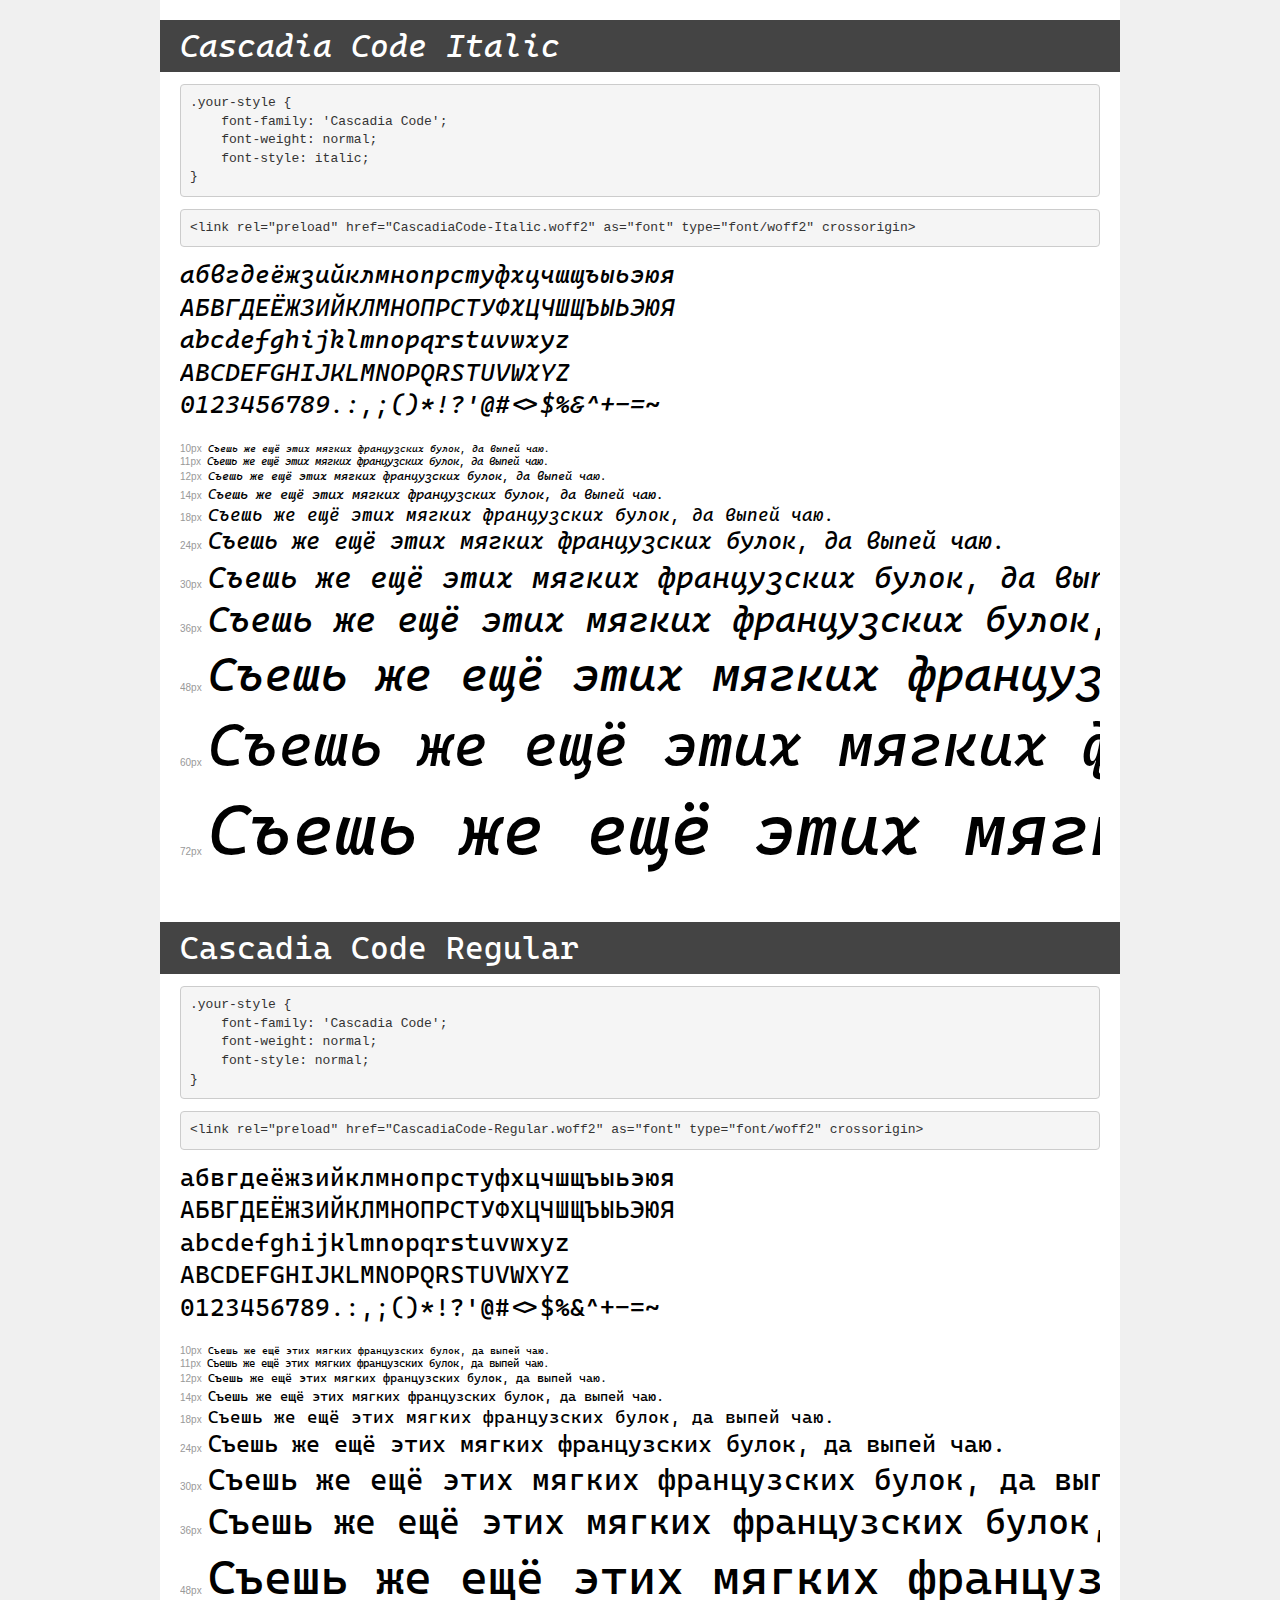
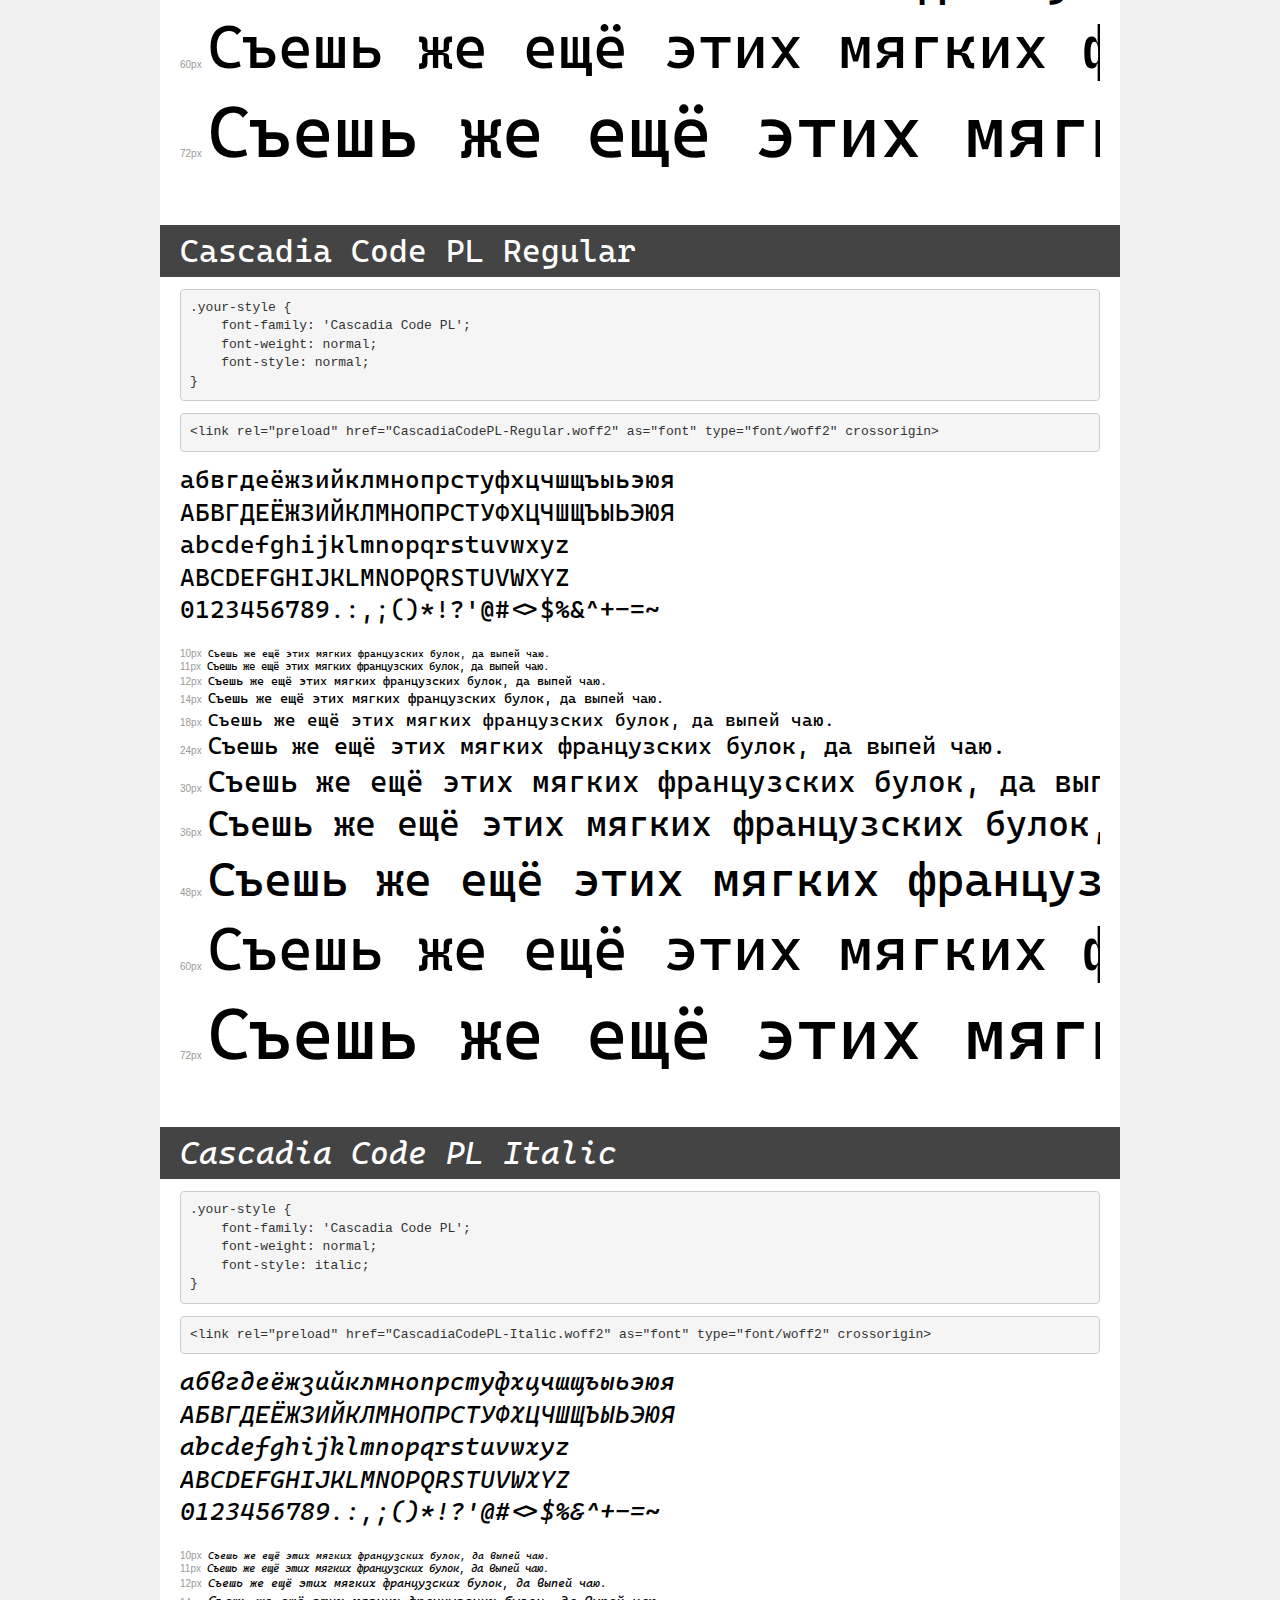
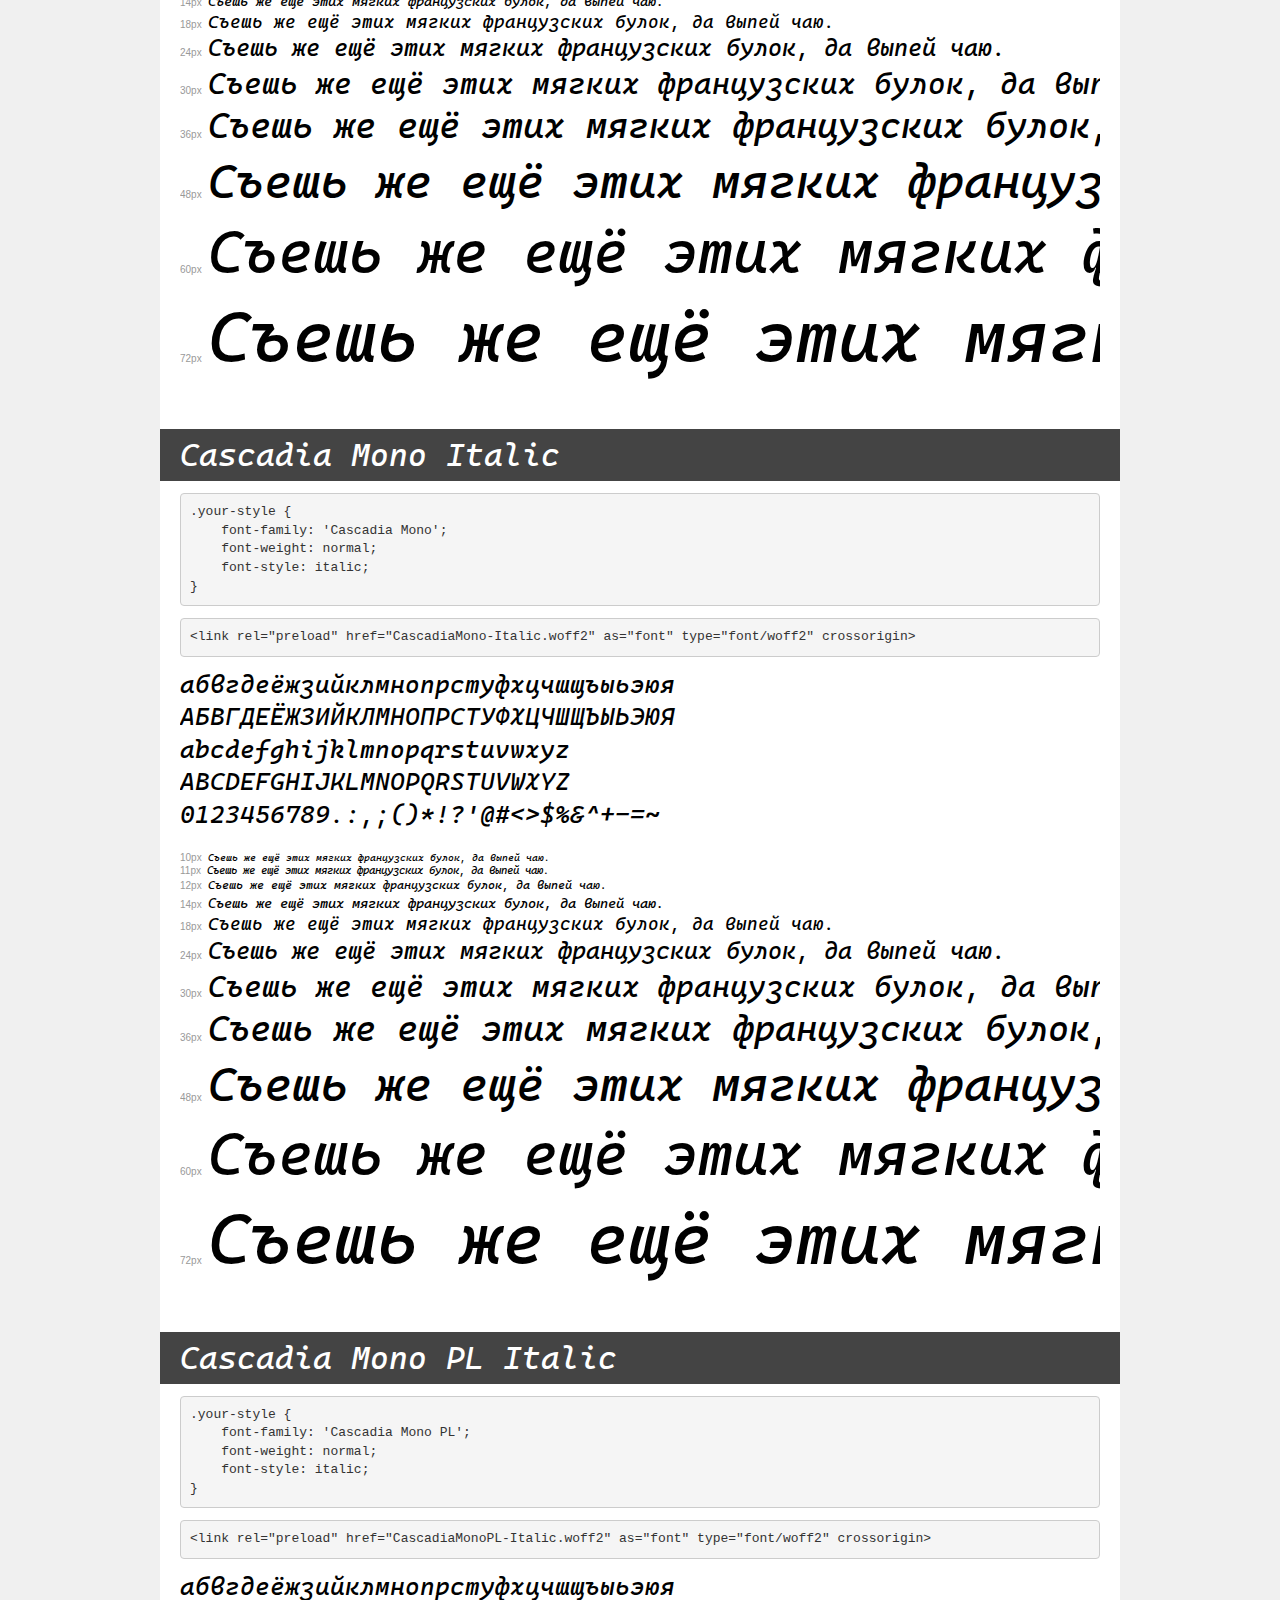
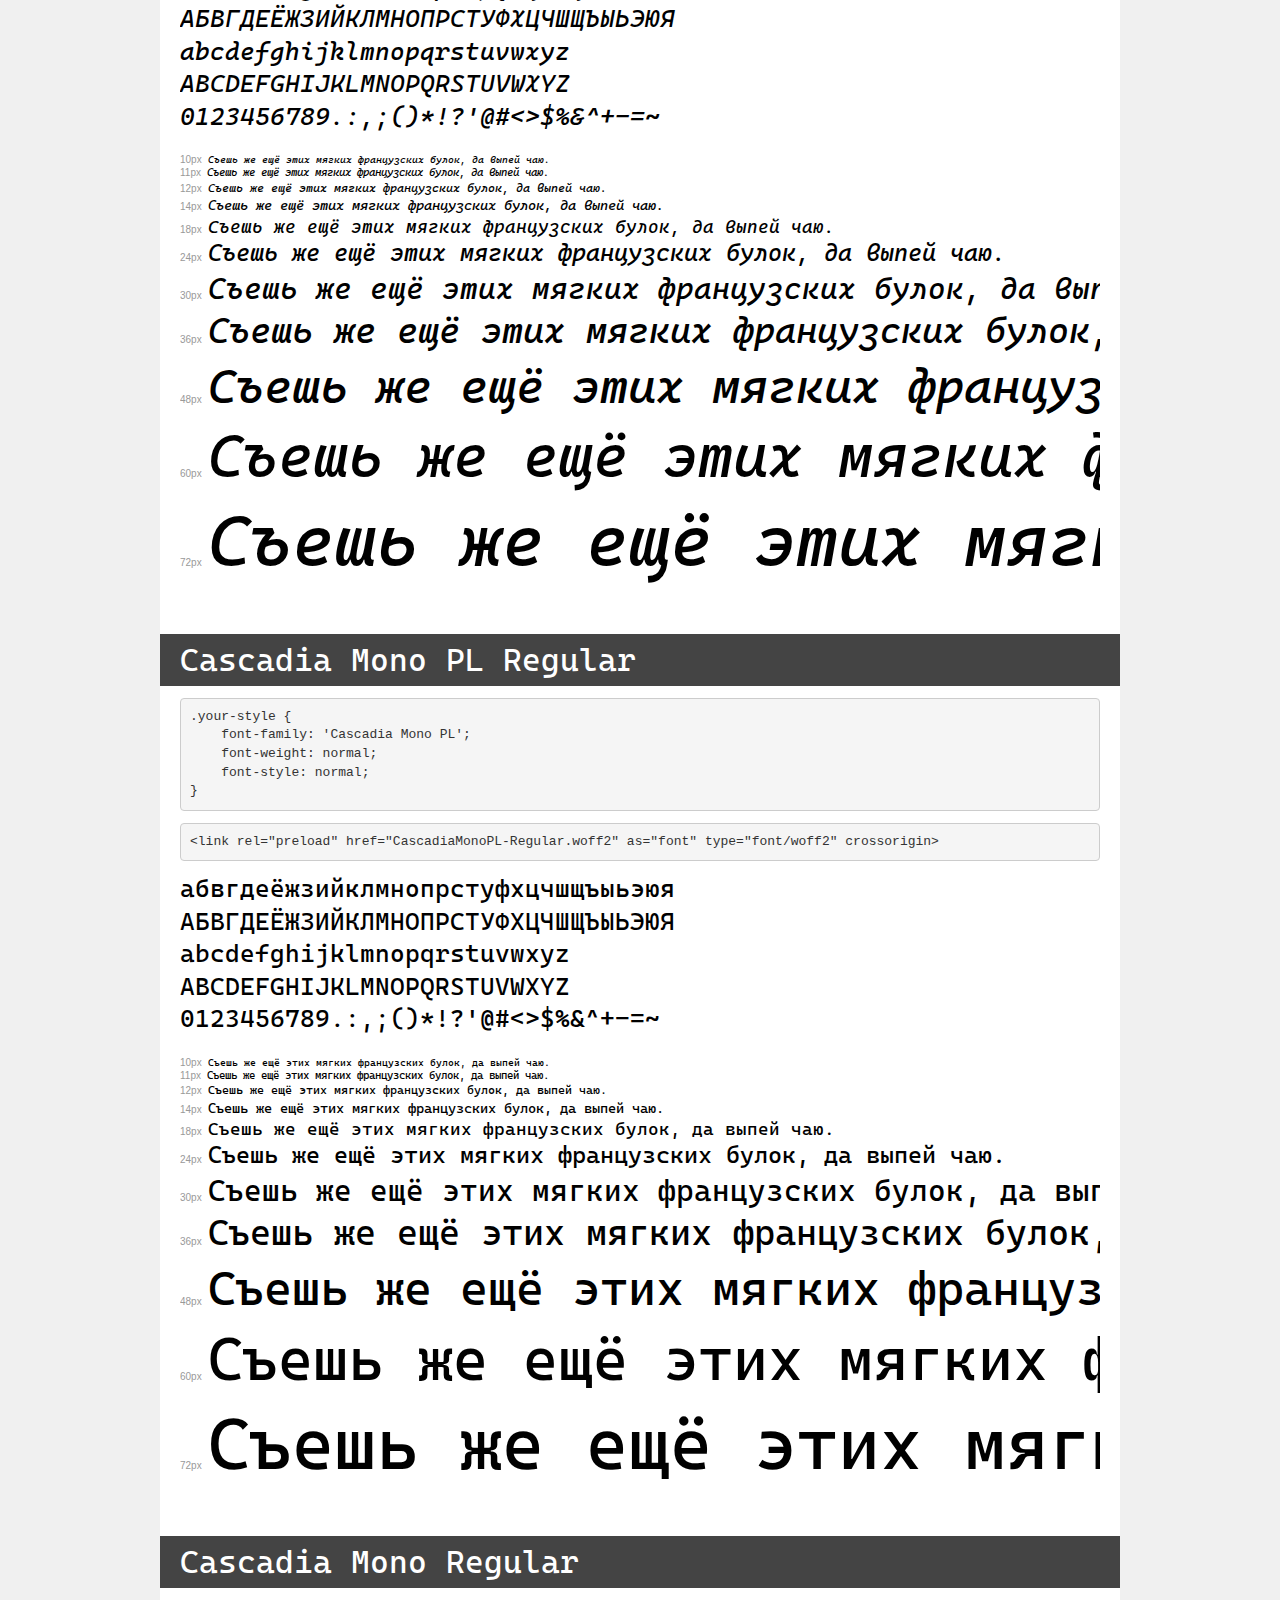
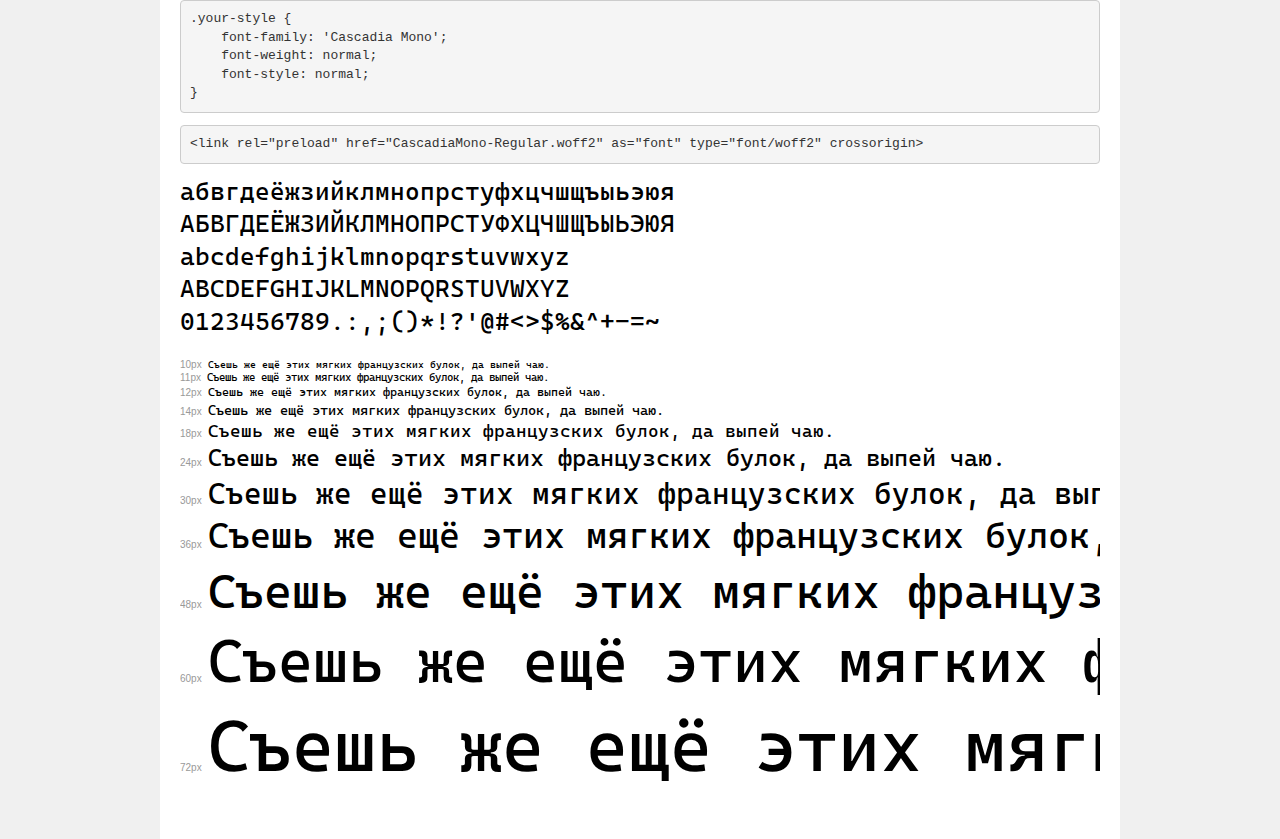
<file: assets/font/demo.html>
<!DOCTYPE html>
<html lang="en">
<head>
    <meta charset="utf-8">
    <meta http-equiv="X-UA-Compatible" content="IE=edge">
    <meta name="viewport" content="width=device-width, initial-scale=1">
    <meta name="robots" content="noindex, noarchive">
    <meta name="format-detection" content="telephone=no">
    <title>Transfonter demo</title>
    <link href="stylesheet.css" rel="stylesheet">
    <style>
        /*
        http://meyerweb.com/eric/tools/css/reset/
        v2.0 | 20110126
        License: none (public domain)
        */
        html, body, div, span, applet, object, iframe,
        h1, h2, h3, h4, h5, h6, p, blockquote, pre,
        a, abbr, acronym, address, big, cite, code,
        del, dfn, em, img, ins, kbd, q, s, samp,
        small, strike, strong, sub, sup, tt, var,
        b, u, i, center,
        dl, dt, dd, ol, ul, li,
        fieldset, form, label, legend,
        table, caption, tbody, tfoot, thead, tr, th, td,
        article, aside, canvas, details, embed,
        figure, figcaption, footer, header, hgroup,
        menu, nav, output, ruby, section, summary,
        time, mark, audio, video {
            margin: 0;
            padding: 0;
            border: 0;
            font-size: 100%;
            font: inherit;
            vertical-align: baseline;
        }
        /* HTML5 display-role reset for older browsers */
        article, aside, details, figcaption, figure,
        footer, header, hgroup, menu, nav, section {
            display: block;
        }
        body {
            line-height: 1;
        }
        ol, ul {
            list-style: none;
        }
        blockquote, q {
            quotes: none;
        }
        blockquote:before, blockquote:after,
        q:before, q:after {
            content: '';
            content: none;
        }
        table {
            border-collapse: collapse;
            border-spacing: 0;
        }
        /* demo styles */
        body {
            background: #f0f0f0;
            color: #000;
        }
        .page {
            background: #fff;
            width: 920px;
            margin: 0 auto;
            padding: 20px 20px 0 20px;
            overflow: hidden;
        }
        .font-container {
            overflow-x: auto;
            overflow-y: hidden;
            margin-bottom: 40px;
            line-height: 1.3;
            white-space: nowrap;
            padding-bottom: 5px;
        }
        h1 {
            position: relative;
            background: #444;
            font-size: 32px;
            color: #fff;
            padding: 10px 20px;
            margin: 0 -20px 12px -20px;
        }
        .letters {
            font-size: 25px;
            margin-bottom: 20px;
        }
        .s10:before {
            content: '10px';
        }
        .s11:before {
            content: '11px';
        }
        .s12:before {
            content: '12px';
        }
        .s14:before {
            content: '14px';
        }
        .s18:before {
            content: '18px';
        }
        .s24:before {
            content: '24px';
        }
        .s30:before {
            content: '30px';
        }
        .s36:before {
            content: '36px';
        }
        .s48:before {
            content: '48px';
        }
        .s60:before {
            content: '60px';
        }
        .s72:before {
            content: '72px';
        }
        .s10:before, .s11:before, .s12:before, .s14:before,
        .s18:before, .s24:before, .s30:before, .s36:before,
        .s48:before, .s60:before, .s72:before {
            font-family: Arial, sans-serif;
            font-size: 10px;
            font-weight: normal;
            font-style: normal;
            color: #999;
            padding-right: 6px;
        }
        pre {
            display: block;
            padding: 9px;
            margin: 0 0 12px;
            font-family: Monaco, Menlo, Consolas, "Courier New", monospace;
            font-size: 13px;
            line-height: 1.428571429;
            color: #333;
            font-weight: normal;
            font-style: normal;
            background-color: #f5f5f5;
            border: 1px solid #ccc;
            overflow-x: auto;
            border-radius: 4px;
        }
        /* responsive */
        @media (max-width: 959px) {
            .page {
                width: auto;
                margin: 0;
            }
        }
    </style>
</head>
<body>
<div class="page">
    <div class="demo">
        <h1 style="font-family: 'Cascadia Code'; font-weight: normal; font-style: italic;">Cascadia Code Italic</h1>
        <pre title="Usage">.your-style {
    font-family: 'Cascadia Code';
    font-weight: normal;
    font-style: italic;
}</pre>
        <pre title="Preload (optional)">
&lt;link rel=&quot;preload&quot; href=&quot;CascadiaCode-Italic.woff2&quot; as=&quot;font&quot; type=&quot;font/woff2&quot; crossorigin&gt;</pre>
        <div class="font-container" style="font-family: 'Cascadia Code'; font-weight: normal; font-style: italic;">
            <p class="letters">
                абвгдеёжзийклмнопрстуфхцчшщъыьэюя<br>
АБВГДЕЁЖЗИЙКЛМНОПРСТУФХЦЧШЩЪЫЬЭЮЯ<br>
abcdefghijklmnopqrstuvwxyz<br>
ABCDEFGHIJKLMNOPQRSTUVWXYZ<br>
                0123456789.:,;()*!?'@#&lt;&gt;$%&^+-=~
            </p>
            <p class="s10" style="font-size: 10px;">Съешь же ещё этих мягких французских булок, да выпей чаю.</p>
            <p class="s11" style="font-size: 11px;">Съешь же ещё этих мягких французских булок, да выпей чаю.</p>
            <p class="s12" style="font-size: 12px;">Съешь же ещё этих мягких французских булок, да выпей чаю.</p>
            <p class="s14" style="font-size: 14px;">Съешь же ещё этих мягких французских булок, да выпей чаю.</p>
            <p class="s18" style="font-size: 18px;">Съешь же ещё этих мягких французских булок, да выпей чаю.</p>
            <p class="s24" style="font-size: 24px;">Съешь же ещё этих мягких французских булок, да выпей чаю.</p>
            <p class="s30" style="font-size: 30px;">Съешь же ещё этих мягких французских булок, да выпей чаю.</p>
            <p class="s36" style="font-size: 36px;">Съешь же ещё этих мягких французских булок, да выпей чаю.</p>
            <p class="s48" style="font-size: 48px;">Съешь же ещё этих мягких французских булок, да выпей чаю.</p>
            <p class="s60" style="font-size: 60px;">Съешь же ещё этих мягких французских булок, да выпей чаю.</p>
            <p class="s72" style="font-size: 72px;">Съешь же ещё этих мягких французских булок, да выпей чаю.</p>
        </div>
    </div>

    <div class="demo">
        <h1 style="font-family: 'Cascadia Code'; font-weight: normal; font-style: normal;">Cascadia Code Regular</h1>
        <pre title="Usage">.your-style {
    font-family: 'Cascadia Code';
    font-weight: normal;
    font-style: normal;
}</pre>
        <pre title="Preload (optional)">
&lt;link rel=&quot;preload&quot; href=&quot;CascadiaCode-Regular.woff2&quot; as=&quot;font&quot; type=&quot;font/woff2&quot; crossorigin&gt;</pre>
        <div class="font-container" style="font-family: 'Cascadia Code'; font-weight: normal; font-style: normal;">
            <p class="letters">
                абвгдеёжзийклмнопрстуфхцчшщъыьэюя<br>
АБВГДЕЁЖЗИЙКЛМНОПРСТУФХЦЧШЩЪЫЬЭЮЯ<br>
abcdefghijklmnopqrstuvwxyz<br>
ABCDEFGHIJKLMNOPQRSTUVWXYZ<br>
                0123456789.:,;()*!?'@#&lt;&gt;$%&^+-=~
            </p>
            <p class="s10" style="font-size: 10px;">Съешь же ещё этих мягких французских булок, да выпей чаю.</p>
            <p class="s11" style="font-size: 11px;">Съешь же ещё этих мягких французских булок, да выпей чаю.</p>
            <p class="s12" style="font-size: 12px;">Съешь же ещё этих мягких французских булок, да выпей чаю.</p>
            <p class="s14" style="font-size: 14px;">Съешь же ещё этих мягких французских булок, да выпей чаю.</p>
            <p class="s18" style="font-size: 18px;">Съешь же ещё этих мягких французских булок, да выпей чаю.</p>
            <p class="s24" style="font-size: 24px;">Съешь же ещё этих мягких французских булок, да выпей чаю.</p>
            <p class="s30" style="font-size: 30px;">Съешь же ещё этих мягких французских булок, да выпей чаю.</p>
            <p class="s36" style="font-size: 36px;">Съешь же ещё этих мягких французских булок, да выпей чаю.</p>
            <p class="s48" style="font-size: 48px;">Съешь же ещё этих мягких французских булок, да выпей чаю.</p>
            <p class="s60" style="font-size: 60px;">Съешь же ещё этих мягких французских булок, да выпей чаю.</p>
            <p class="s72" style="font-size: 72px;">Съешь же ещё этих мягких французских булок, да выпей чаю.</p>
        </div>
    </div>

    <div class="demo">
        <h1 style="font-family: 'Cascadia Code PL'; font-weight: normal; font-style: normal;">Cascadia Code PL Regular</h1>
        <pre title="Usage">.your-style {
    font-family: 'Cascadia Code PL';
    font-weight: normal;
    font-style: normal;
}</pre>
        <pre title="Preload (optional)">
&lt;link rel=&quot;preload&quot; href=&quot;CascadiaCodePL-Regular.woff2&quot; as=&quot;font&quot; type=&quot;font/woff2&quot; crossorigin&gt;</pre>
        <div class="font-container" style="font-family: 'Cascadia Code PL'; font-weight: normal; font-style: normal;">
            <p class="letters">
                абвгдеёжзийклмнопрстуфхцчшщъыьэюя<br>
АБВГДЕЁЖЗИЙКЛМНОПРСТУФХЦЧШЩЪЫЬЭЮЯ<br>
abcdefghijklmnopqrstuvwxyz<br>
ABCDEFGHIJKLMNOPQRSTUVWXYZ<br>
                0123456789.:,;()*!?'@#&lt;&gt;$%&^+-=~
            </p>
            <p class="s10" style="font-size: 10px;">Съешь же ещё этих мягких французских булок, да выпей чаю.</p>
            <p class="s11" style="font-size: 11px;">Съешь же ещё этих мягких французских булок, да выпей чаю.</p>
            <p class="s12" style="font-size: 12px;">Съешь же ещё этих мягких французских булок, да выпей чаю.</p>
            <p class="s14" style="font-size: 14px;">Съешь же ещё этих мягких французских булок, да выпей чаю.</p>
            <p class="s18" style="font-size: 18px;">Съешь же ещё этих мягких французских булок, да выпей чаю.</p>
            <p class="s24" style="font-size: 24px;">Съешь же ещё этих мягких французских булок, да выпей чаю.</p>
            <p class="s30" style="font-size: 30px;">Съешь же ещё этих мягких французских булок, да выпей чаю.</p>
            <p class="s36" style="font-size: 36px;">Съешь же ещё этих мягких французских булок, да выпей чаю.</p>
            <p class="s48" style="font-size: 48px;">Съешь же ещё этих мягких французских булок, да выпей чаю.</p>
            <p class="s60" style="font-size: 60px;">Съешь же ещё этих мягких французских булок, да выпей чаю.</p>
            <p class="s72" style="font-size: 72px;">Съешь же ещё этих мягких французских булок, да выпей чаю.</p>
        </div>
    </div>

    <div class="demo">
        <h1 style="font-family: 'Cascadia Code PL'; font-weight: normal; font-style: italic;">Cascadia Code PL Italic</h1>
        <pre title="Usage">.your-style {
    font-family: 'Cascadia Code PL';
    font-weight: normal;
    font-style: italic;
}</pre>
        <pre title="Preload (optional)">
&lt;link rel=&quot;preload&quot; href=&quot;CascadiaCodePL-Italic.woff2&quot; as=&quot;font&quot; type=&quot;font/woff2&quot; crossorigin&gt;</pre>
        <div class="font-container" style="font-family: 'Cascadia Code PL'; font-weight: normal; font-style: italic;">
            <p class="letters">
                абвгдеёжзийклмнопрстуфхцчшщъыьэюя<br>
АБВГДЕЁЖЗИЙКЛМНОПРСТУФХЦЧШЩЪЫЬЭЮЯ<br>
abcdefghijklmnopqrstuvwxyz<br>
ABCDEFGHIJKLMNOPQRSTUVWXYZ<br>
                0123456789.:,;()*!?'@#&lt;&gt;$%&^+-=~
            </p>
            <p class="s10" style="font-size: 10px;">Съешь же ещё этих мягких французских булок, да выпей чаю.</p>
            <p class="s11" style="font-size: 11px;">Съешь же ещё этих мягких французских булок, да выпей чаю.</p>
            <p class="s12" style="font-size: 12px;">Съешь же ещё этих мягких французских булок, да выпей чаю.</p>
            <p class="s14" style="font-size: 14px;">Съешь же ещё этих мягких французских булок, да выпей чаю.</p>
            <p class="s18" style="font-size: 18px;">Съешь же ещё этих мягких французских булок, да выпей чаю.</p>
            <p class="s24" style="font-size: 24px;">Съешь же ещё этих мягких французских булок, да выпей чаю.</p>
            <p class="s30" style="font-size: 30px;">Съешь же ещё этих мягких французских булок, да выпей чаю.</p>
            <p class="s36" style="font-size: 36px;">Съешь же ещё этих мягких французских булок, да выпей чаю.</p>
            <p class="s48" style="font-size: 48px;">Съешь же ещё этих мягких французских булок, да выпей чаю.</p>
            <p class="s60" style="font-size: 60px;">Съешь же ещё этих мягких французских булок, да выпей чаю.</p>
            <p class="s72" style="font-size: 72px;">Съешь же ещё этих мягких французских булок, да выпей чаю.</p>
        </div>
    </div>

    <div class="demo">
        <h1 style="font-family: 'Cascadia Mono'; font-weight: normal; font-style: italic;">Cascadia Mono Italic</h1>
        <pre title="Usage">.your-style {
    font-family: 'Cascadia Mono';
    font-weight: normal;
    font-style: italic;
}</pre>
        <pre title="Preload (optional)">
&lt;link rel=&quot;preload&quot; href=&quot;CascadiaMono-Italic.woff2&quot; as=&quot;font&quot; type=&quot;font/woff2&quot; crossorigin&gt;</pre>
        <div class="font-container" style="font-family: 'Cascadia Mono'; font-weight: normal; font-style: italic;">
            <p class="letters">
                абвгдеёжзийклмнопрстуфхцчшщъыьэюя<br>
АБВГДЕЁЖЗИЙКЛМНОПРСТУФХЦЧШЩЪЫЬЭЮЯ<br>
abcdefghijklmnopqrstuvwxyz<br>
ABCDEFGHIJKLMNOPQRSTUVWXYZ<br>
                0123456789.:,;()*!?'@#&lt;&gt;$%&^+-=~
            </p>
            <p class="s10" style="font-size: 10px;">Съешь же ещё этих мягких французских булок, да выпей чаю.</p>
            <p class="s11" style="font-size: 11px;">Съешь же ещё этих мягких французских булок, да выпей чаю.</p>
            <p class="s12" style="font-size: 12px;">Съешь же ещё этих мягких французских булок, да выпей чаю.</p>
            <p class="s14" style="font-size: 14px;">Съешь же ещё этих мягких французских булок, да выпей чаю.</p>
            <p class="s18" style="font-size: 18px;">Съешь же ещё этих мягких французских булок, да выпей чаю.</p>
            <p class="s24" style="font-size: 24px;">Съешь же ещё этих мягких французских булок, да выпей чаю.</p>
            <p class="s30" style="font-size: 30px;">Съешь же ещё этих мягких французских булок, да выпей чаю.</p>
            <p class="s36" style="font-size: 36px;">Съешь же ещё этих мягких французских булок, да выпей чаю.</p>
            <p class="s48" style="font-size: 48px;">Съешь же ещё этих мягких французских булок, да выпей чаю.</p>
            <p class="s60" style="font-size: 60px;">Съешь же ещё этих мягких французских булок, да выпей чаю.</p>
            <p class="s72" style="font-size: 72px;">Съешь же ещё этих мягких французских булок, да выпей чаю.</p>
        </div>
    </div>

    <div class="demo">
        <h1 style="font-family: 'Cascadia Mono PL'; font-weight: normal; font-style: italic;">Cascadia Mono PL Italic</h1>
        <pre title="Usage">.your-style {
    font-family: 'Cascadia Mono PL';
    font-weight: normal;
    font-style: italic;
}</pre>
        <pre title="Preload (optional)">
&lt;link rel=&quot;preload&quot; href=&quot;CascadiaMonoPL-Italic.woff2&quot; as=&quot;font&quot; type=&quot;font/woff2&quot; crossorigin&gt;</pre>
        <div class="font-container" style="font-family: 'Cascadia Mono PL'; font-weight: normal; font-style: italic;">
            <p class="letters">
                абвгдеёжзийклмнопрстуфхцчшщъыьэюя<br>
АБВГДЕЁЖЗИЙКЛМНОПРСТУФХЦЧШЩЪЫЬЭЮЯ<br>
abcdefghijklmnopqrstuvwxyz<br>
ABCDEFGHIJKLMNOPQRSTUVWXYZ<br>
                0123456789.:,;()*!?'@#&lt;&gt;$%&^+-=~
            </p>
            <p class="s10" style="font-size: 10px;">Съешь же ещё этих мягких французских булок, да выпей чаю.</p>
            <p class="s11" style="font-size: 11px;">Съешь же ещё этих мягких французских булок, да выпей чаю.</p>
            <p class="s12" style="font-size: 12px;">Съешь же ещё этих мягких французских булок, да выпей чаю.</p>
            <p class="s14" style="font-size: 14px;">Съешь же ещё этих мягких французских булок, да выпей чаю.</p>
            <p class="s18" style="font-size: 18px;">Съешь же ещё этих мягких французских булок, да выпей чаю.</p>
            <p class="s24" style="font-size: 24px;">Съешь же ещё этих мягких французских булок, да выпей чаю.</p>
            <p class="s30" style="font-size: 30px;">Съешь же ещё этих мягких французских булок, да выпей чаю.</p>
            <p class="s36" style="font-size: 36px;">Съешь же ещё этих мягких французских булок, да выпей чаю.</p>
            <p class="s48" style="font-size: 48px;">Съешь же ещё этих мягких французских булок, да выпей чаю.</p>
            <p class="s60" style="font-size: 60px;">Съешь же ещё этих мягких французских булок, да выпей чаю.</p>
            <p class="s72" style="font-size: 72px;">Съешь же ещё этих мягких французских булок, да выпей чаю.</p>
        </div>
    </div>

    <div class="demo">
        <h1 style="font-family: 'Cascadia Mono PL'; font-weight: normal; font-style: normal;">Cascadia Mono PL Regular</h1>
        <pre title="Usage">.your-style {
    font-family: 'Cascadia Mono PL';
    font-weight: normal;
    font-style: normal;
}</pre>
        <pre title="Preload (optional)">
&lt;link rel=&quot;preload&quot; href=&quot;CascadiaMonoPL-Regular.woff2&quot; as=&quot;font&quot; type=&quot;font/woff2&quot; crossorigin&gt;</pre>
        <div class="font-container" style="font-family: 'Cascadia Mono PL'; font-weight: normal; font-style: normal;">
            <p class="letters">
                абвгдеёжзийклмнопрстуфхцчшщъыьэюя<br>
АБВГДЕЁЖЗИЙКЛМНОПРСТУФХЦЧШЩЪЫЬЭЮЯ<br>
abcdefghijklmnopqrstuvwxyz<br>
ABCDEFGHIJKLMNOPQRSTUVWXYZ<br>
                0123456789.:,;()*!?'@#&lt;&gt;$%&^+-=~
            </p>
            <p class="s10" style="font-size: 10px;">Съешь же ещё этих мягких французских булок, да выпей чаю.</p>
            <p class="s11" style="font-size: 11px;">Съешь же ещё этих мягких французских булок, да выпей чаю.</p>
            <p class="s12" style="font-size: 12px;">Съешь же ещё этих мягких французских булок, да выпей чаю.</p>
            <p class="s14" style="font-size: 14px;">Съешь же ещё этих мягких французских булок, да выпей чаю.</p>
            <p class="s18" style="font-size: 18px;">Съешь же ещё этих мягких французских булок, да выпей чаю.</p>
            <p class="s24" style="font-size: 24px;">Съешь же ещё этих мягких французских булок, да выпей чаю.</p>
            <p class="s30" style="font-size: 30px;">Съешь же ещё этих мягких французских булок, да выпей чаю.</p>
            <p class="s36" style="font-size: 36px;">Съешь же ещё этих мягких французских булок, да выпей чаю.</p>
            <p class="s48" style="font-size: 48px;">Съешь же ещё этих мягких французских булок, да выпей чаю.</p>
            <p class="s60" style="font-size: 60px;">Съешь же ещё этих мягких французских булок, да выпей чаю.</p>
            <p class="s72" style="font-size: 72px;">Съешь же ещё этих мягких французских булок, да выпей чаю.</p>
        </div>
    </div>

    <div class="demo">
        <h1 style="font-family: 'Cascadia Mono'; font-weight: normal; font-style: normal;">Cascadia Mono Regular</h1>
        <pre title="Usage">.your-style {
    font-family: 'Cascadia Mono';
    font-weight: normal;
    font-style: normal;
}</pre>
        <pre title="Preload (optional)">
&lt;link rel=&quot;preload&quot; href=&quot;CascadiaMono-Regular.woff2&quot; as=&quot;font&quot; type=&quot;font/woff2&quot; crossorigin&gt;</pre>
        <div class="font-container" style="font-family: 'Cascadia Mono'; font-weight: normal; font-style: normal;">
            <p class="letters">
                абвгдеёжзийклмнопрстуфхцчшщъыьэюя<br>
АБВГДЕЁЖЗИЙКЛМНОПРСТУФХЦЧШЩЪЫЬЭЮЯ<br>
abcdefghijklmnopqrstuvwxyz<br>
ABCDEFGHIJKLMNOPQRSTUVWXYZ<br>
                0123456789.:,;()*!?'@#&lt;&gt;$%&^+-=~
            </p>
            <p class="s10" style="font-size: 10px;">Съешь же ещё этих мягких французских булок, да выпей чаю.</p>
            <p class="s11" style="font-size: 11px;">Съешь же ещё этих мягких французских булок, да выпей чаю.</p>
            <p class="s12" style="font-size: 12px;">Съешь же ещё этих мягких французских булок, да выпей чаю.</p>
            <p class="s14" style="font-size: 14px;">Съешь же ещё этих мягких французских булок, да выпей чаю.</p>
            <p class="s18" style="font-size: 18px;">Съешь же ещё этих мягких французских булок, да выпей чаю.</p>
            <p class="s24" style="font-size: 24px;">Съешь же ещё этих мягких французских булок, да выпей чаю.</p>
            <p class="s30" style="font-size: 30px;">Съешь же ещё этих мягких французских булок, да выпей чаю.</p>
            <p class="s36" style="font-size: 36px;">Съешь же ещё этих мягких французских булок, да выпей чаю.</p>
            <p class="s48" style="font-size: 48px;">Съешь же ещё этих мягких французских булок, да выпей чаю.</p>
            <p class="s60" style="font-size: 60px;">Съешь же ещё этих мягких французских булок, да выпей чаю.</p>
            <p class="s72" style="font-size: 72px;">Съешь же ещё этих мягких французских булок, да выпей чаю.</p>
        </div>
    </div>

</div>
</body>
</html>
</file>
<file: assets/font/stylesheet.css>
@font-face {
    font-family: 'Cascadia Code';
    src: url('CascadiaCode-Italic.woff2') format('woff2'),
        url('CascadiaCode-Italic.woff') format('woff');
    font-weight: normal;
    font-style: italic;
    font-display: swap;
}

@font-face {
    font-family: 'Cascadia Code';
    src: url('CascadiaCode-Regular.woff2') format('woff2'),
        url('CascadiaCode-Regular.woff') format('woff');
    font-weight: normal;
    font-style: normal;
    font-display: swap;
}

@font-face {
    font-family: 'Cascadia Code PL';
    src: url('CascadiaCodePL-Regular.woff2') format('woff2'),
        url('CascadiaCodePL-Regular.woff') format('woff');
    font-weight: normal;
    font-style: normal;
    font-display: swap;
}

@font-face {
    font-family: 'Cascadia Code PL';
    src: url('CascadiaCodePL-Italic.woff2') format('woff2'),
        url('CascadiaCodePL-Italic.woff') format('woff');
    font-weight: normal;
    font-style: italic;
    font-display: swap;
}

@font-face {
    font-family: 'Cascadia Mono';
    src: url('CascadiaMono-Italic.woff2') format('woff2'),
        url('CascadiaMono-Italic.woff') format('woff');
    font-weight: normal;
    font-style: italic;
    font-display: swap;
}

@font-face {
    font-family: 'Cascadia Mono PL';
    src: url('CascadiaMonoPL-Italic.woff2') format('woff2'),
        url('CascadiaMonoPL-Italic.woff') format('woff');
    font-weight: normal;
    font-style: italic;
    font-display: swap;
}

@font-face {
    font-family: 'Cascadia Mono PL';
    src: url('CascadiaMonoPL-Regular.woff2') format('woff2'),
        url('CascadiaMonoPL-Regular.woff') format('woff');
    font-weight: normal;
    font-style: normal;
    font-display: swap;
}

@font-face {
    font-family: 'Cascadia Mono';
    src: url('CascadiaMono-Regular.woff2') format('woff2'),
        url('CascadiaMono-Regular.woff') format('woff');
    font-weight: normal;
    font-style: normal;
    font-display: swap;
}
</file>
